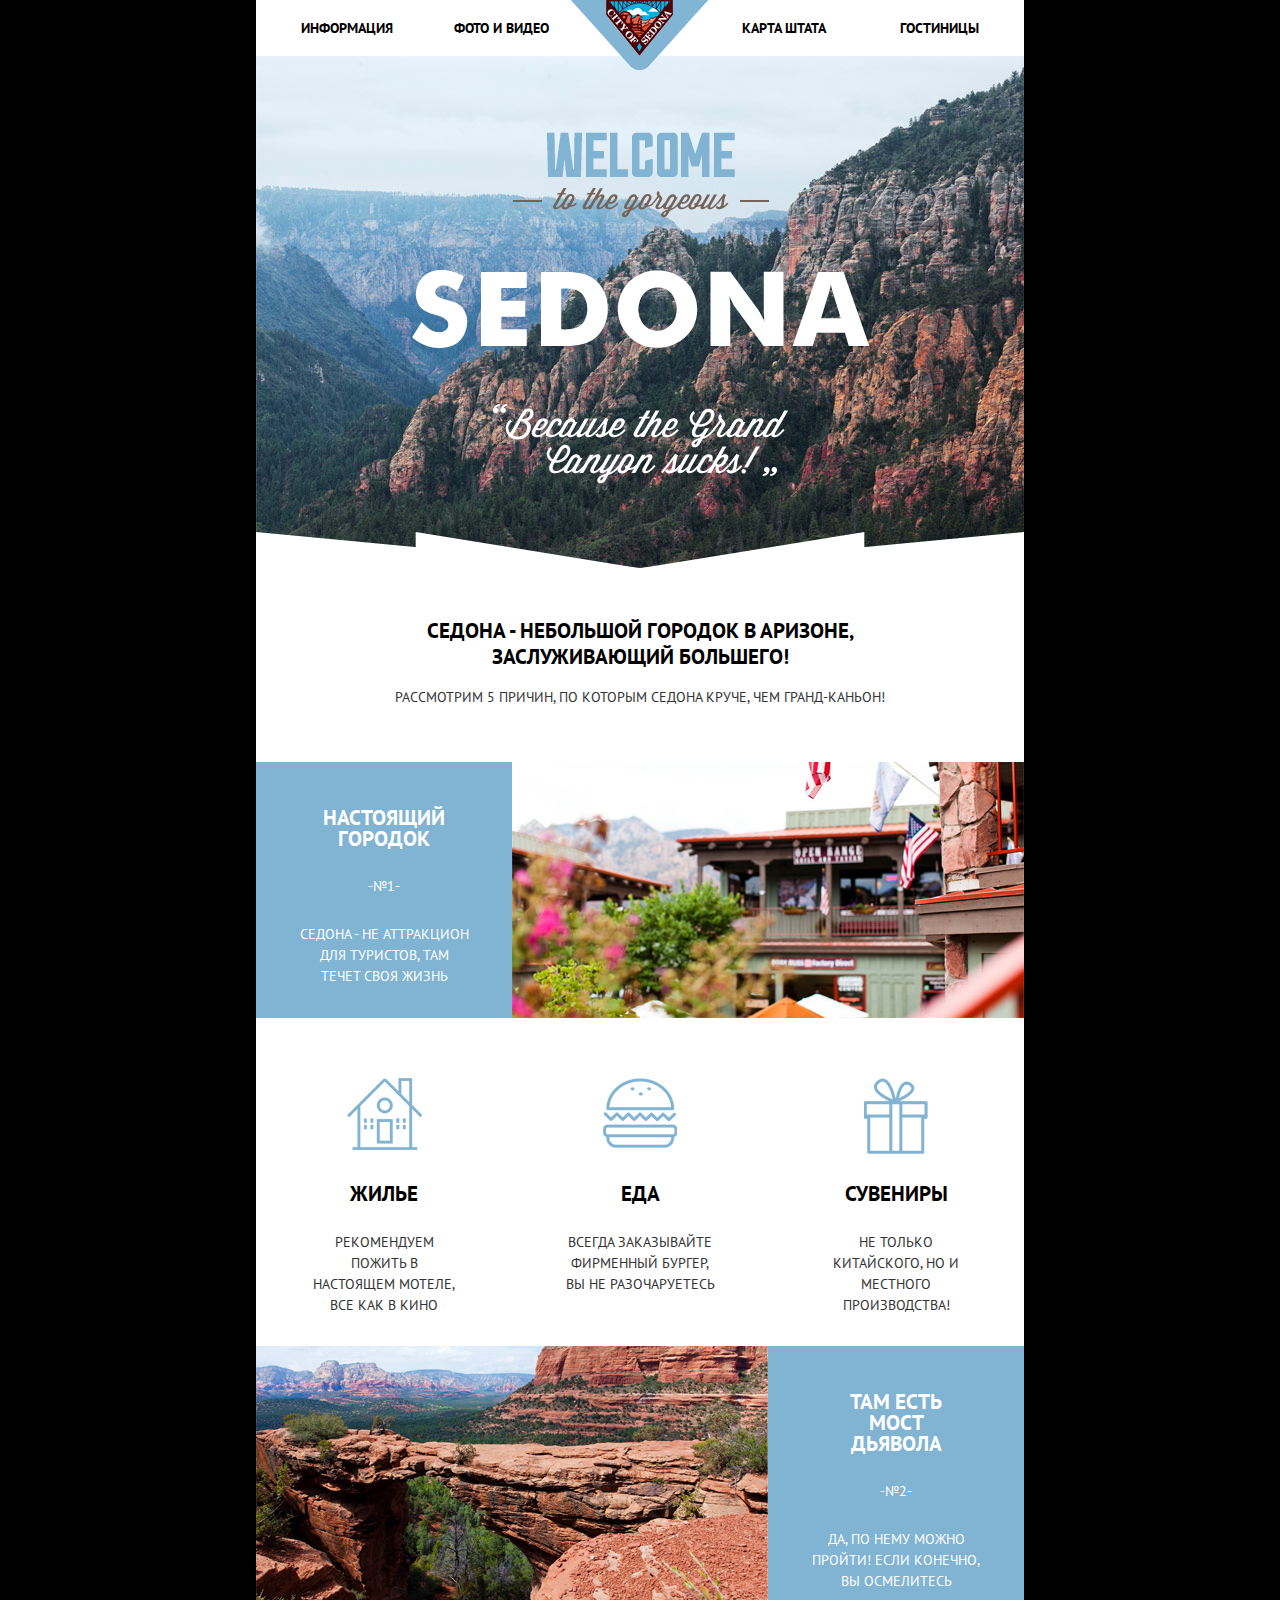
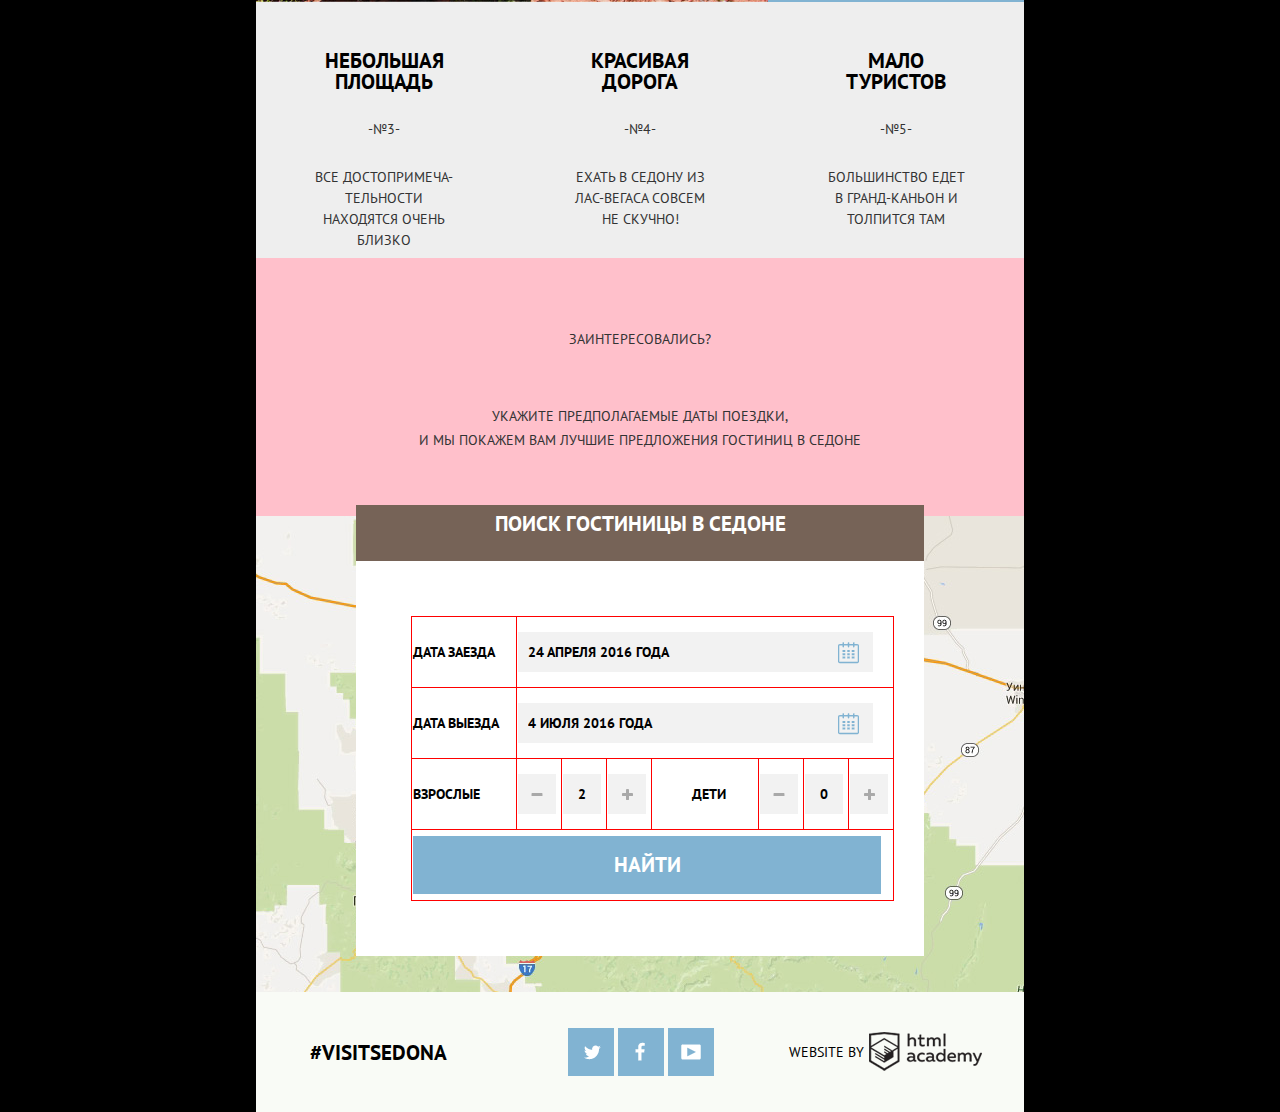
<file: index.html>
<!DOCTYPE html>
<html lang="ru">
  <head>
    <meta charset="utf-8">
    <title>HTML Academy: Седона</title>
    <link href="https://fonts.googleapis.com/css?family=PT+Sans:400,700&amp;subset=cyrillic" rel="stylesheet">
    <link href="css/normalize.css" rel="stylesheet">
    <link href="css/style.css" rel="stylesheet">
  </head>
  <body>
      <div class="container">
        <header class="main-header">
            <nav class="main-navigation clearfix">
              <ul>
                <li class="nav-left"><a href="#">Информация</li>
                <li class="nav-left"><a href="#">Фото и видео</li>
                <li class="nav-right"><a href="inner.html">Гостиницы</li>
                <li class="nav-right"><a href="#">Карта штата</li>
              </ul>
            </nav>
            <a href="#"><img class="logo" src="img/logo.svg" width="138" height="70" name="logo"></a>
        </header>
    <main>
      <div class="sedona">
        <div class="decoration">
         <div class="welcome"><img src="img/welcome.png" width="458" height="352" alt="welcome"></div>
       </div>
     </div>
          <div class="description">
            <h1>СЕДОНА - НЕБОЛЬШОЙ ГОРОДОК В АРИЗОНЕ,
            ЗАСЛУЖИВАЮЩИЙ БОЛЬШЕГО!</h1>
            <p>РАССМОТРИМ 5 ПРИЧИН, ПО КОТОРЫМ СЕДОНА КРУЧЕ, ЧЕМ ГРАНД-КАНЬОН!</p>
          </div>
        <article class="best">
          <section class="photo clearfix">
            <div class="blue">
             <h2>НАСТОЯЩИЙ ГОРОДОК</h2>
             <p>-№1-</p>
             <p>СЕДОНА - НЕ АТТРАКЦИОН ДЛЯ ТУРИСТОВ,
             ТАМ ТЕЧЕТ СВОЯ ЖИЗНЬ</p>
            </div>
            <div class="town"><img src="img/town.jpg" width="512" height="256" alt="photo town"></div>
          </section>
          <section class="advantage clearfix">
          <div class="white">
            <div class="home">
             <h2>ЖИЛЬЕ</h2>
             <p>РЕКОМЕНДУЕМ ПОЖИТЬ В НАСТОЯЩЕМ
             МОТЕЛЕ, ВСЕ КАК В КИНО</p>
           </div>
          </div>
          <div class="white">
            <div class="eat">
             <h2>ЕДА</h2>
             <p>ВСЕГДА ЗАКАЗЫВАЙТЕ ФИРМЕННЫЙ БУРГЕР,
             ВЫ НЕ РАЗОЧАРУЕТЕСЬ</p>
            </div>
          </div>
          <div class="white">
            <div class="suvenir">
             <h2>СУВЕНИРЫ</h2>
             <p>НЕ ТОЛЬКО КИТАЙСКОГО, НО И МЕСТНОГО
             ПРОИЗВОДСТВА!</p>
            </div>
          </div>
        </section>
        <section class="photo clearfix">
          <div class="nature"><img src="img/nature.jpg" width="512" height="256" alt="photo nature"></div>
          <div class="blue-second">
            <h2>ТАМ ЕСТЬ МОСТ ДЬЯВОЛА</h2>
            <p>-№2-</p>
            <p>ДА, ПО НЕМУ МОЖНО ПРОЙТИ! ЕСЛИ КОНЕЧНО,
            ВЫ ОСМЕЛИТЕСЬ</p>
          </div>
        </section>
        <section class="advantage clearfix">
          <div class="grey">
            <h2>НЕБОЛЬШАЯ ПЛОЩАДЬ</h2>
            <p>-№3-</p>
            <p>ВСЕ ДОСТОПРИМЕЧА-ТЕЛЬНОСТИ
            НАХОДЯТСЯ ОЧЕНЬ БЛИЗКО</p>
          </div>
          <div class="grey">
            <h2>КРАСИВАЯ ДОРОГА</h2>
            <p>-№4-</p>
            <p>ЕХАТЬ В СЕДОНУ ИЗ ЛАС-ВЕГАСА СОВСЕМ
            НЕ СКУЧНО!</p>
          </div>
          <div class="grey">
            <h2>МАЛО<br>ТУРИСТОВ</h2>
            <p>-№5-</p>
            <p>БОЛЬШИНСТВО ЕДЕТ В ГРАНД-КАНЬОН И
            ТОЛПИТСЯ ТАМ</p>
          </div>
        </section>
        </article>
      <div class="interest">
        <p class="big">ЗАИНТЕРЕСОВАЛИСЬ?<p>
        <p>УКАЖИТЕ ПРЕДПОЛАГАЕМЫЕ ДАТЫ ПОЕЗДКИ,<br>
        И МЫ ПОКАЖЕМ ВАМ ЛУЧШИЕ ПРЕДЛОЖЕНИЯ ГОСТИНИЦ В СЕДОНЕ</p>
        <div class="order">
          <button><h2>ПОИСК ГОСТИНИЦЫ В СЕДОНЕ</h2></button>
          <div class="modal-content">
            <form class="order-form" action="#" mehtod="post">
              <table>
                <tr>
                  <td><label for="in-field">ДАТА ЗАЕЗДА</label></td>
                  <td class="with" colspan="7"><input type="data" id="in-field" name="calendar" value="24 апреля 2016 года"></td>
                </tr>
                <tr>
                  <td><label for="from-field">ДАТА ВЫЕЗДА</label></td>
                  <td class="with" colspan="7"><input type="data" id="from-field" name="calendar" value="4 июля 2016 года"></td>
                </tr>
                <tr>
                  <td><label for="men-field">ВЗРОСЛЫЕ</label></td>
                  <td class="with"><button class="btn-minus"></td>
                  <td class="with"><input type="text" id="men-field" name="numeral" value="2"></td>
                  <td class="with"><button class="btn-plus"></td>
                  <td class="without"><label for="child-field">ДЕТИ</label></td>
                  <td class="with"><button class="btn-minus"></td>
                  <td class="with"><input type="text" id="child-field" name="numeral" value="0"></td>
                  <td class="with"><button class="btn-plus"></td>
                </tr>
                <tr>
                  <td colspan="8"><input type="submit" value="НАЙТИ"></td>
                </tr>
              </table>
            </form>
          </div>
        </div>
      </div>
      <div class="map">
      </div>
  </main>
    <footer>
      <div class="footer clearfix">
        <section class="vizitsedona">
          <a href="#"><h2>#VISITSEDONA</h2></a>
        </section>
        <section class="footer-social">
          <a class="sprite social-btn social-btn-twitter" href="#"><p>твиттер</p></a>
          <a class="sprite social-btn social-btn-fb" href="#"><p>фейсбук</p></a>
          <a class="sprite social-btn social-btn-y-tube" href="#"><p>ютуб</p></a>
        </section>
        <section class="footer-copiright">
          <p>WEBSITE BY<p>
            <a class="sprite logo-html" href="#"></a>
        </section>
      </div>
    </footer>
  </div>
  </body>
</html>
</file>
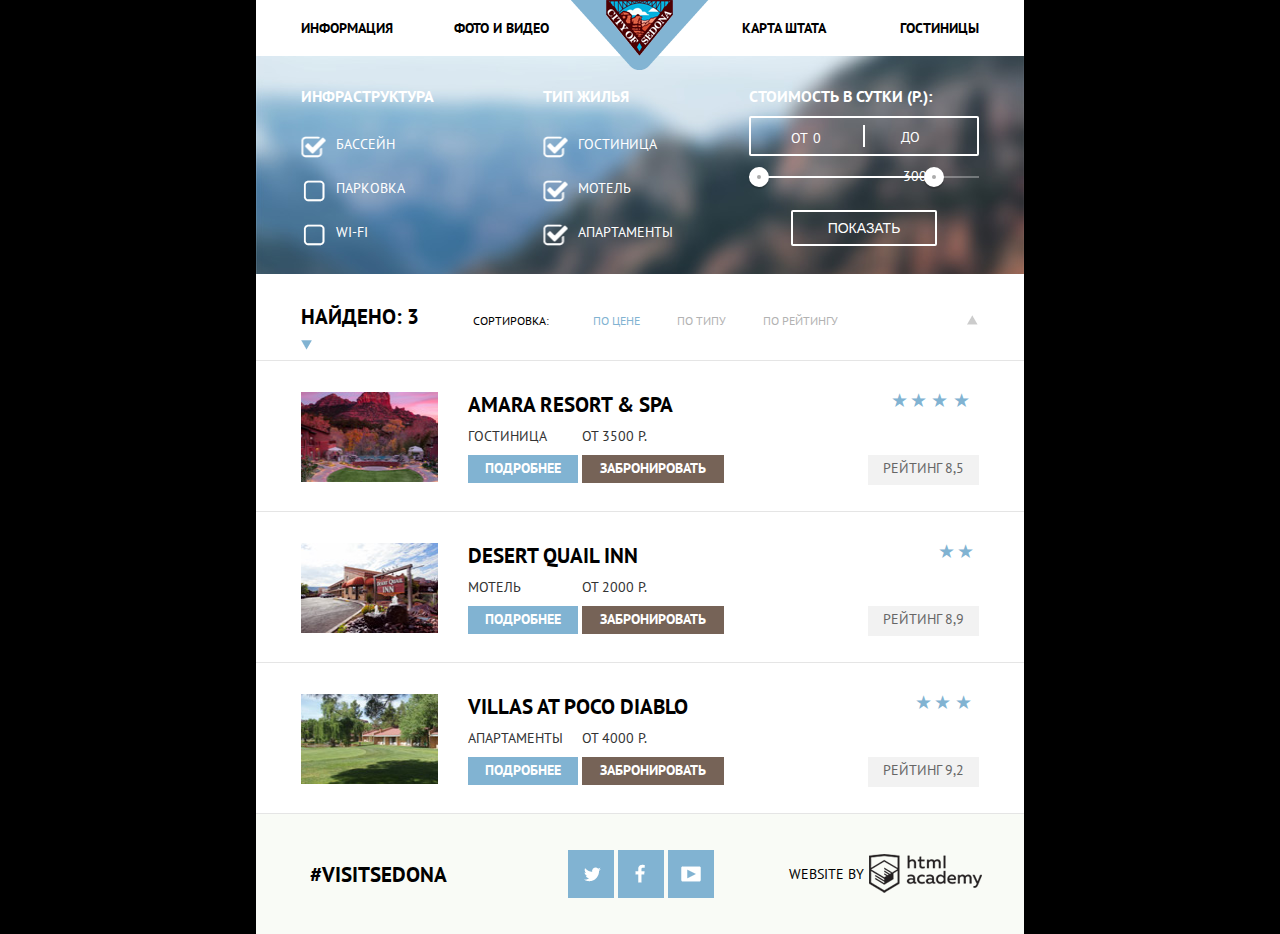
<file: inner.html>
<!DOCTYPE html>
<html lang="ru">
  <head>
    <meta charset="utf-8">
    <title>HTML Academy: Седона</title>
    <link href="https://fonts.googleapis.com/css?family=PT+Sans:400,700&amp;subset=cyrillic" rel="stylesheet">
    <link href="css/normalize.css" rel="stylesheet">
    <link href="css/style.css" rel="stylesheet">
  </head>
  <body>
    <div class="container">
      <header class="main-header">
          <nav class="main-navigation clearfix">
            <ul>
              <li class="nav-left"><a>Информация</li>
              <li class="nav-left"><a href="#">Фото и видео</li>
              <li class="nav-right"><a href="#">Гостиницы</li>
              <li class="nav-right"><a href="#">Карта штата</li>
            </ul>
          </nav>
          <a href="#"><img class="logo" src="img/logo.svg" width="138" height="70" name="logo"></a>
      </header>
    <main>
      <section class="aside clearfix">
        <form action="" method="get">
          <div class="column column-left">
          <p>инфраструктура</p>
           <ul class="free">
            <li><label class="choose-checkbox"><input type="checkbox" name="pool" checked><span class="checkbox-indicator"></span>бассейн</label></li>
            <li><label class="choose-checkbox"><input type="checkbox" name="parking"><span class="checkbox-indicator"></span>парковка</label></li>
            <li><label class="choose-checkbox"><input type="checkbox" name="wi-fi"><span class="checkbox-indicator"></span>wi-fi</label></li>
           </ul>
         </div>
         <div class="column column-center">
          <p>тип жилья</p>
           <ul class="free">
            <li><label class="choose-checkbox"><input type="checkbox" name="hotel" checked><span class="checkbox-indicator"></span>гостиница</label></li>
            <li><label class="choose-checkbox"><input type="checkbox" name="motel" checked><span class="checkbox-indicator"></span>мотель</label></li>
            <li><label class="choose-checkbox"><input type="checkbox" name="apart" checked><span class="checkbox-indicator"></span>апартаменты</label></li>
           </ul>
         </div>
         <div class="filter-range">
          <div class="filter-range-title">стоимость в сутки (р.):</div>
          <div class="price-controls">
            <label class="min-price">от <input type="text" name="min-price" value="0"></label>
            <label class="max-price">до <input type="text" name="max-price" value="3000"></label>
          </div>
          <div class="range-controls">
            <div class="scale">
             <div class="bar"></div>
            </div>
            <div class="range-toggle range-toggle-min"></div>
            <div class="range-toggle range-toggle-max"></div>
          </div>
          <button class="btn-transparent" type="submit">Показать</button>
         </div>
      </section>
        <section class="sorting">
           <ul class="breadcrumbs">
             <li><h1>найдено: 3</h1></li>
             <li><p>сортировка:</p></li>
             <li class="active"><a>по цене</a></li>
             <li><a href="#">по типу</a></li>
             <li><a href="#">по рейтингу</a></li>
             <li><button class="sprite btn btn-up" type="button"></btn></li>
             <li class="active"><button class="sprite btn btn-down" type="button"></btn></div></li>
           </ul>
       </section>
       <section class="container">
        <div class="hotel clearfix">
          <img class="picture" src="img/hotel.jpg" width="135" height="90" alt="hotel photo">
          <div class="hotel-name">
           <h2>amara resort & spa</h2>
           <div class="more">
            <p>гостиница</p>
            <a class="btn btn-more" href="#">Подробнее</a>
           </div>
           <div class="price">
            <p>от 3500 р.</p>
            <a class="btn btn-reserv" href="#">Забронировать</a>
           </div>
         </div>
         <div class="rating">
           <img class="star" src="img/star-4.svg" width="89" height="17">
           <p>рейтинг 8,5</p>
         </div>
        </div>
        <div class="hotel clearfix">
          <img class="picture" src="img/motel.jpg" width="135" height="90" alt="hotel photo">
          <div class="hotel-name">
           <h2>desert quail inn</h2>
           <div class="more">
            <p>мотель</p>
            <a class="btn btn-more" href="#">Подробнее</a>
           </div>
           <div class="price">
            <p>от 2000 р.</p>
            <a class="btn btn-reserv" href="#">Забронировать</a>
           </div>
         </div>
         <div class="rating">
           <img class="star" src="img/two stars.svg" width="42" height="17">
           <p>рейтинг 8,9</p>
         </div>
        </div>
        <div class="hotel clearfix">
          <img class="picture" src="img/apart.jpg" width="135" height="90" alt="hotel photo">
          <div class="hotel-name">
           <h2>villas at poco diablo</h2>
           <div class="more">
            <p>апартаменты</p>
            <a class="btn btn-more" href="#">Подробнее</a>
           </div>
           <div class="price">
            <p>от 4000 р.</p>
            <a class="btn btn-reserv" href="#">Забронировать</a>
           </div>
         </div>
         <div class="rating">
           <img class="star" src="img/star_3.svg" width="65" height="17">
           <p>рейтинг 9,2</p>
         </div>
        </div>
      </section>
    </main>
    <footer>
      <section class="container">
      <div class="footer clearfix">
        <section class="vizitsedona">
          <a href="#"><h2>#VISITSEDONA</h2></a>
        </section>
        <section class="footer-social">
          <a class="sprite social-btn social-btn-twitter" href="#"><p>твиттер</p></a>
          <a class="sprite social-btn social-btn-fb" href="#"><p>фейсбук</p></a>
          <a class="sprite social-btn social-btn-y-tube" href="#"><p>ютуб</p></a>
        </section>
        <section class="footer-copiright">
          <p>WEBSITE BY<p>
            <a class="sprite logo-html" href="#"></a>
        </section>
      </div>
    </section>
    </footer>
  </div>
  </body>
</html>
</file>
<file: css/style.css>
body{
  min-width: 768px;
  font-weight: ;
  font-size: 14px;
  line-height: 21px;
  font-family: "PT Sans", "Arial", sans-serif;
  color: #333333;
  text-transform:uppercase;
  background:black;
}
.clearfix::after {
  content: "";
  display: table;
  clear: both;
}
h1{
  font-size: 21px;
  font-weight: bold;
  line-height: 26px;
  color: #000000;
  margin-top:0;
  padding: 0;
}
h2{
  font-size: 21px;
  font-weight: bold;
  line-height: 21px;
  color: #000000;
  margin-top: 0;
}
.sprite {
  background-image: url("../img/sprite.png");
  background-repeat: no-repeat;
  display: block;
  background-color: transparent;
}
.sprite-ico-down {
  width: 11px;
  height: 10px;
  background-position: -10px -10px;
}
.sprite-ico-down-black {
  width: 11px;
  height: 10px;
  background-position: -10px -40px;
}
.sprite-ico-down-blue {
  width: 11px;
  height: 10px;
  background-position: -10px -70px;
}
.sprite-ico-facebook {
  width: 10px;
  height: 19px;
  background-position: -10px -100px;
}
.sprite-ico-finger {
  width: 25px;
  height: 30px;
  background-position: -10px -139px;
}
.sprite-ico-logo {
  width: 113px;
  height: 39px;
  background-position: -10px -189px;
}
.sprite-ico-logo-down {
  width: 113px;
  height: 39px;
  background-position: -10px -248px;
}
.sprite-ico-logo-hvr {
  width: 113px;
  height: 39px;
  background-position: -10px -307px;
}
.sprite-ico-twitter {
  width: 17px;
  height: 15px;
  background-position: -10px -366px;
}
.sprite-ico-up {
  width: 11px;
  height: 10px;
  background-position: -10px -401px;
}
.sprite-ico-up-black {
  width: 11px;
  height: 10px;
  background-position: -10px -431px;
}
.sprite-ico-up-blue {
  width: 11px;
  height: 10px;
  background-position: -10px -461px;
}
.sprite-ico-youtube {
  width: 20px;
  height: 16px;
  background-position: -10px -491px;
}
.container{
  width:768px;
  margin:0 auto;
  background-color:#ffffff;
}
.main-header{
  margin:0 45px;
  color:#000000;
  background-color:#ffffff;
  position: relative;
}
.main-navigation ul{
  margin: 0;
  padding: 0;
  list-style: none;
  font-size: 0;
}
.main-navigation li{
  display:inline-block;
  font-size: 14px;
  font-weight: bold;
  line-height: 26px;
  padding:15px 0px;
  width: 153px;
}
.main-navigation li:nth-child(2n){
  margin-right: 68px;
}
.nav-right{
  float: right;
  text-align: right;
}
.nav-left{
  float: left;
}
.main-navigation a{
  color:#000000;
  text-decoration: none;
}
.main-navigation a:hover{
  color:#81b3d2;
}
.main-navigation a:active{
  color: #b2b2b2;
}
.main-navigation .active a{
  color: #766357;
}
.main-navigation .active a:hover{
  color: #604e43;
}
.main-navigation .active a:active{
  color: #d6d0cc;
}
.logo{
  position: absolute;
  top:0px;
  left: 270px;
  z-index: 1;
}
.sedona{
  width:768px;
  background-color:#e3eef7;
  background-image: url("../img/background.jpg");
  background-position: top;
  background-repeat: no-repeat;
  position: relative;
}
.welcome{
  width: 458px;
  padding-top: 76px;
  padding-left: 156px;
  padding-bottom: 78px;
}
.decoration{
  width: 768px;
  background-image: url("../img/white.png");
  background-position:0px 476px;
  background-repeat: no-repeat;
}
.description{
  text-align: center;
  margin: 0 auto;
  margin-top: 50px;
  margin-bottom: 52px;
}
.description p{
  line-height: 26px;
}
.description h1{
  width: 490px;
  margin: 0 auto;
}
.blue{
  float:left;
}
.blue,
.blue-second{
  width:256px;
  height:211px;
  background-color: #81b3d2;
  text-align: center;
  padding-top: 45px;
}
.photo h2{
  width: 143px;
  margin: 0 auto;
  color: #ffffff;
}
.photo p{
  width: 170px;
  margin: 0 auto;
  padding-top: 27px;
  color: #ffffff;
}
.town{
  float:right;
  width:512px;
  height: 256px;
}
.nature{
  float: left;
  width: 512px;
  height: 256px;
}
.blue-second{
  float:right;
}
.white{
  float:left;
  width: 256px;
  height: 268px;
  text-align: center;
  vertical-align: top;
  margin-top:60px;
}
.white h2{
  width: 153px;
  margin: 0 auto;
  padding-top: 105px;
}
.white p{
  width: 150px;
  margin: 0 auto;
  padding-top: 28px;
}
.home{
  background-image: url("../img/home.png");
  background-position: top;
  background-repeat: no-repeat;
}
.eat{
  background-image: url("../img/eat.png");
  background-position: top;
  background-repeat: no-repeat;
}
.suvenir{
  background-image: url("../img/suvenir.png");
  background-position: top;
  background-repeat: no-repeat;
}
.grey{
  float:left;
  width: 256px;
  height: 208px;
  background-color: #eeeeee;
  text-align: center;
  padding-top:48px;
}
.grey h2{
  width: 153px;
  margin: 0 auto;
}
.grey p{
  width: 145px;
  margin: 0 auto;
  padding-top: 27px;
}
.interest{
  width: 768px;
  height: 203px;
  background-color: pink;
  padding-top: 55px;
  text-align: center;
}
.interest p{
  line-height: 24px;
  margin-bottom: 53px;
}
.interest h1{
  font-size: 30px;
}
.order{
  position: relative;
}
.order button{
  display: block;
  width: 568px;
  margin: 0;
  border: none;
  cursor: pointer;
  height: 56px;
  line-height: 26px;
  color: #ffffff;
  background-color: #766357;
  text-align: center;
  margin-left: 100px;
}
.btn-plus{
  background-image: url("../img/plus.png");
  background-position: center;
  background-repeat: no-repeat;
  background-color: transparent;
}
.btn-minus{
  background-image: url("../img/minus.png");
  background-position: center;
  background-repeat: no-repeat;
  background-color: transparent;
}
.order h2{
  font-family: "PT Sans", "Arial", sans-serif;
  font-size: 21px;
  line-height: 26px;
  color: #ffffff;
}
.modal-content{
  position: absolute;
  top: 56px;
  right: 100px;
  width: 568px;
  height: 395px;
  background-color: #ffffff;
}
.order-form input[type="data"],
.order-form input[type="text"]{
  height: 38px;
  margin: 0;
  padding-left: 10px;
  padding-right: 10px;
  font-size: 14px;
  line-height: 26px;
  font-family: "PT Sans", "Arial", sans-serif;
  font-weight: bold;
  color: #000000;
  text-transform: uppercase;
  background-color: #f2f2f2;
  border: none;
}
.order-form input[type="submit"]{
  width: 468px;
  height: 58px;
  font-size: 21px;
  line-height: 26px;
  font-family: "PT Sans", "Arial", sans-serif;
  font-weight: bold;
  color: #ffffff;
  text-transform: uppercase;
  background-color: #81b3d2;
  border: none;
}
.order-form input[type="data"]{
  background-image: url("../img/calendar-blue.png");
  background-repeat: no-repeat;
  background-position: 320px 10px;
}
table label{
  font-size: 14px;
  line-height: 26px;
  font-family: "PT Sans", "Arial", sans-serif;
  font-weight: bold;
  color: #000000;
  text-transform: uppercase;
}
.order-form input[type="data"]{
  width: 335px;
}
.order-form input[type="text"]{
  width: 18px;
  text-align: center;
}
.order-form button{
  width: 38px;
  height: 40px;
  margin-right: 0;
  margin-left: 0;
  background-color: #f2f2f2;
}
table{
  margin-left: 55px;
  margin-top: 55px;
  border: 1px solid red;
  border-collapse: collapse;
}
td{
  height: 68px;
  padding-right: 0;
  margin: 0;
  border: 1px solid red;
  text-align: left;
  padding-right: 12px;
}
.with{
  padding-right: 0;
}
.without{
  padding-right: 20px;
  padding-left: 40px;
}

.map{
  width: 768px;
  height: 476px;
  background-color: #cbdda9;
  background-image: url("../img/map.jpg");
  background-position: top;
  background-repeat: no-repeat;
}
.footer{
  width:708px;
  padding: 0 30px;
  height:120px;
  color: #000000;
  background-color: #f9fbf6;
}
.footer a{
  color: #000000;
  text-decoration: none;
  margin: 0;
}
.vizitsedona{
  float:left;
  width:185px;
  height: 70px;
  padding-top: 50px;
  text-align: center;
  margin-right:93px;
}
.footer-social{
  float:left;
  width:153px;
  padding-top: 36px;
  height: 84px;
  text-align: center;
}
.social-btn{
  display: inline-block;
  width: 46px;
  height: 48px;
  margin: 0 3px;
  font-size: 0;
  vertical-align: top;
  background-color: #81b3d2;
}
.social-btn-twitter{
  background-position: 6px -349px;
}
.social-btn-twitter:hover{
  background-color: #669ec0;
  background-position: 6px -349px;
}
.social-btn-twitter:active{
  background-color: #5496bd;
  background-position: 6px -349px;
}
.social-btn-fb{
  background-position:  7px -86px;
}
.social-btn-fb:hover{
  background-color: #669ec0;
  background-position:  7px -86px;
}
.social-btn-fb:active{
  background-color: #5496bd;
  background-position:  7px -86px;
}
.social-btn-y-tube{
  background-position:  3px -475px;
}
.social-btn-y-tube:hover{
  background-color: #669ec0;
  background-position:  3px -475px;
}
.social-btn-y-tube:active{
  background-color: #5496bd;
  background-position:  3px -475px;
}
.footer-copiright{
  float:right;
  width:205px;
  height: 120px;
}
.footer-copiright p{
  display: inline-block;
  vertical-align: middle;
  margin-top: 40px;
  margin-right: 5px;
}
.logo-html{
  width: 120px;
  height: 40px;
  margin-top: 30px;
  background-position: -10px -189px;
}
.logo-html:hover{
  background-position: -10px -307px;
}
.logo-html:active{
  background-position: -10px -248px;
}
.aside {
  width:678px;
  padding:0 45px;
  height:218px;
  background-color:#6684aa;
  background-image: url("../img/filter.jpg");
  background-position: top;
  background-repeat: no-repeat;
}
.aside label{
  font-size: 14px;
  line-height: 21px;
  color: #ffffff;
}
.aside p{
  font-size: 16px;
  line-height: 21px;
  font-weight: bold;
  color: #ffffff;
}
.column-left{
  float:left;
  margin-top: 30px;
  width: 153px;
  margin-right:89px;
}
.column-center{
  float:left;
  margin-top: 30px;
  width: 153px;
}
.column p{
  margin: 0;
  padding-bottom: 27px;
}
.free{
  margin: 0;
  padding: 0;
  list-style: none;
}
.free li{
  padding-bottom: 23px;
}
.choose-checkbox input[type="checkbox"]{
  display: none;
}
.choose-checkbox{
  position: relative;
  padding-left: 35px;
  cursor: pointer;
}
.choose-checkbox input[type="checkbox"]+ .checkbox-indicator{
  position: absolute;
  top: -1px;
  left: 0px;
  width: 25px;
  height: 25px;
  background-image: url("../img/nest.png");
  background-position: center;
  background-repeat: no-repeat;
}
.choose-checkbox input[type="checkbox"]:checked+ .checkbox-indicator{
  background-image: url("../img/bird.png");
  background-position: center;
  background-repeat: no-repeat;
}
.filter-range{
  float: right;
  width: 230px;
  margin-top: 30px;
  color: #ffffff;
  text-transform: uppercase;
}
.filter-range-title {
  margin-bottom: 9px;
  font-weight: 600;
  font-size: 16px;
  line-height: 21px;
}
.price-controls {
  position: relative;
  height: 36px;
  margin-bottom: 20px;
  font-size: 0;
  border: 2px solid #ffffff;
  border-radius: 2px;
}
.price-controls::after {
  content: "";
  position: absolute;
  top: 50%;
  left: 50%;
  width: 2px;
  height: 22px;
  background: #ffffff;
  transform: translate(-50%, -50%);
}
.price-controls label {
  display: inline-block;
  font-size: 14px;
  line-height: 38px;
  vertical-align: top;
  cursor: pointer;
}
.price-controls .min-price,
.price-controls .max-price {
  width: 70px;
  padding-left: 40px;
}
.price-controls input {
  width: 45px;
  margin: 0;
  color: inherit;
  font: inherit;
  background: none;
  border: none;
}
.range-controls {
  position: relative;
  margin-bottom: 32px;
}
.range-controls .scale {
  height: 2px;
  background: rgba(255, 255, 255, 0.3);
}
.range-controls .bar {
  width: 76%;
  height: 2px;
  background: #ffffff;
}
.range-toggle {
  position: absolute;
  top: -9px;
  width: 4px;
  height: 4px;
  background: #ababab;
  border: 8px solid #ffffff;
  border-radius: 50%;
  border-radius: 50%;
  box-shadow: 0 2px 1px 0 rgba(0, 1, 1, 0.2);
  cursor: pointer;
}
.range-toggle:hover {
  background: #1c4f80;
}
.range-toggle-min {
  left: 0;
}
.range-toggle-max {
  left: 76%;
}
.btn-transparent {
  display: block;
  margin: 0 auto;
  padding: 6px 35px;
  font-size: 14px;
  line-height: 20px;
  color: #ffffff;
  text-transform: uppercase;
  background: transparent;
  border: 2px solid #ffffff;
  border-radius: 2px;
  cursor: pointer;
}
.btn-transparent:hover {
  color: #000000;
  background: #ffffff;
}
.sorting {
  width:678px;
  padding:0 45px;
  height:86px;
}
.breadcrumbs{
  margin: 0;
  padding: 0;
  padding-top: 30px;
  list-style: none;
  color: #000000;
}
.breadcrumbs li{
  display: inline-block;
  vertical-align: bottom;
}
.breadcrumbs a{
  display: block;
  text-decoration: none;
  color: #b2b2b2;
  font-size: 12px;
  line-height: 18px;
  padding-right: 33px;
}
.breadcrumbs a:hover{
  color: #81b3d2;
}
.breadcrumbs a:active{
  color: #000000;
}
.breadcrumbs .active a{
  color: #81b3d2;
}
.breadcrumbs li:nth-child(5n){
  padding-right:92px;
}
.breadcrumbs h1{
  margin: 0;
  padding-right: 50px;
}
.breadcrumbs p{
  font-size: 12px;
  line-height: 18px;
  margin: 0;
  padding-right: 40px;
}
.btn{
  border: none;
  cursor: pointer;
}
.btn-up{
  background-position: -10px -391px;
}
.btn-up:hover{
  background-position: -10px -421px;
}
.btn-up:active{
  background-position: -10px -451px;
}
.btn-down{
  background-position: -10px 0px;
}
.btn-down:hover{
  background-position: -10px -30px;
}
.btn-down:active{
  background-position: -10px -60px;
}
.breadcrumbs .active button{
  background-position: -10px -60px;
}
.hotel{
  width:678px;
  padding:0 45px;
  height:150px;
  border-top: 1px solid #e5e5e5;
}
.hotel:last-child{
  border-bottom: 1px solid #e5e5e5;
}
.picture{
  float:left;
  width:137px;
  margin-right:30px;
  margin-top: 31px;
}
.hotel-name{
  float:left;
  width: 300px;
  margin-top: 31px;
  margin-right:57px;
}
.more,
.price{
  display: inline-block;
  vertical-align: top;
  height: 65px;
}
.more{
  width: 110px;
}
.price{
  width: 142px;
}
.hotel h2{
  font-size: 21px;
  line-height: 26px;
  margin-bottom: 0;
}
.hotel p{
  font-size: 14px;
  line-height: 21px;
  margin-top: 8px;
  margin-bottom: 8px;
}
.btn{
  display: block;
  margin: 0;
  height: 25px;
  font-size: 14px;
  line-height: 21px;
  font-weight: bold;
  text-decoration: none;
  color: #ffffff;
  text-align: center;
  padding-top: 3px;
}
.btn-more{
  width: 110px;
  background-color: #81b3d2;
}
.btn-more:hover{
  background-color: #669ec0;
}
.btn-more:active{
  background-color: #5496bd;
}
.btn-reserv{
  width: 142px;
  background-color: #766357;
}
.btn-reserv:hover{
  background-color: #604e43;
}
.btn-reserv:active{
  background-color: #503e33;
}
.rating{
  float:right;
  width: 154px;
  margin-top: 31px;
  text-align: right;
}
.rating p{
  width: 111px;
  height: 27px;
  margin-top: 40px;
  margin-left: 43px;
  margin-bottom: 0;
  background-color: #f2f2f2;
  text-align: center;
  padding-top: 3px;
  font-size: 14px;
  line-height: 21px;
  color: #666666;
}
</file>
